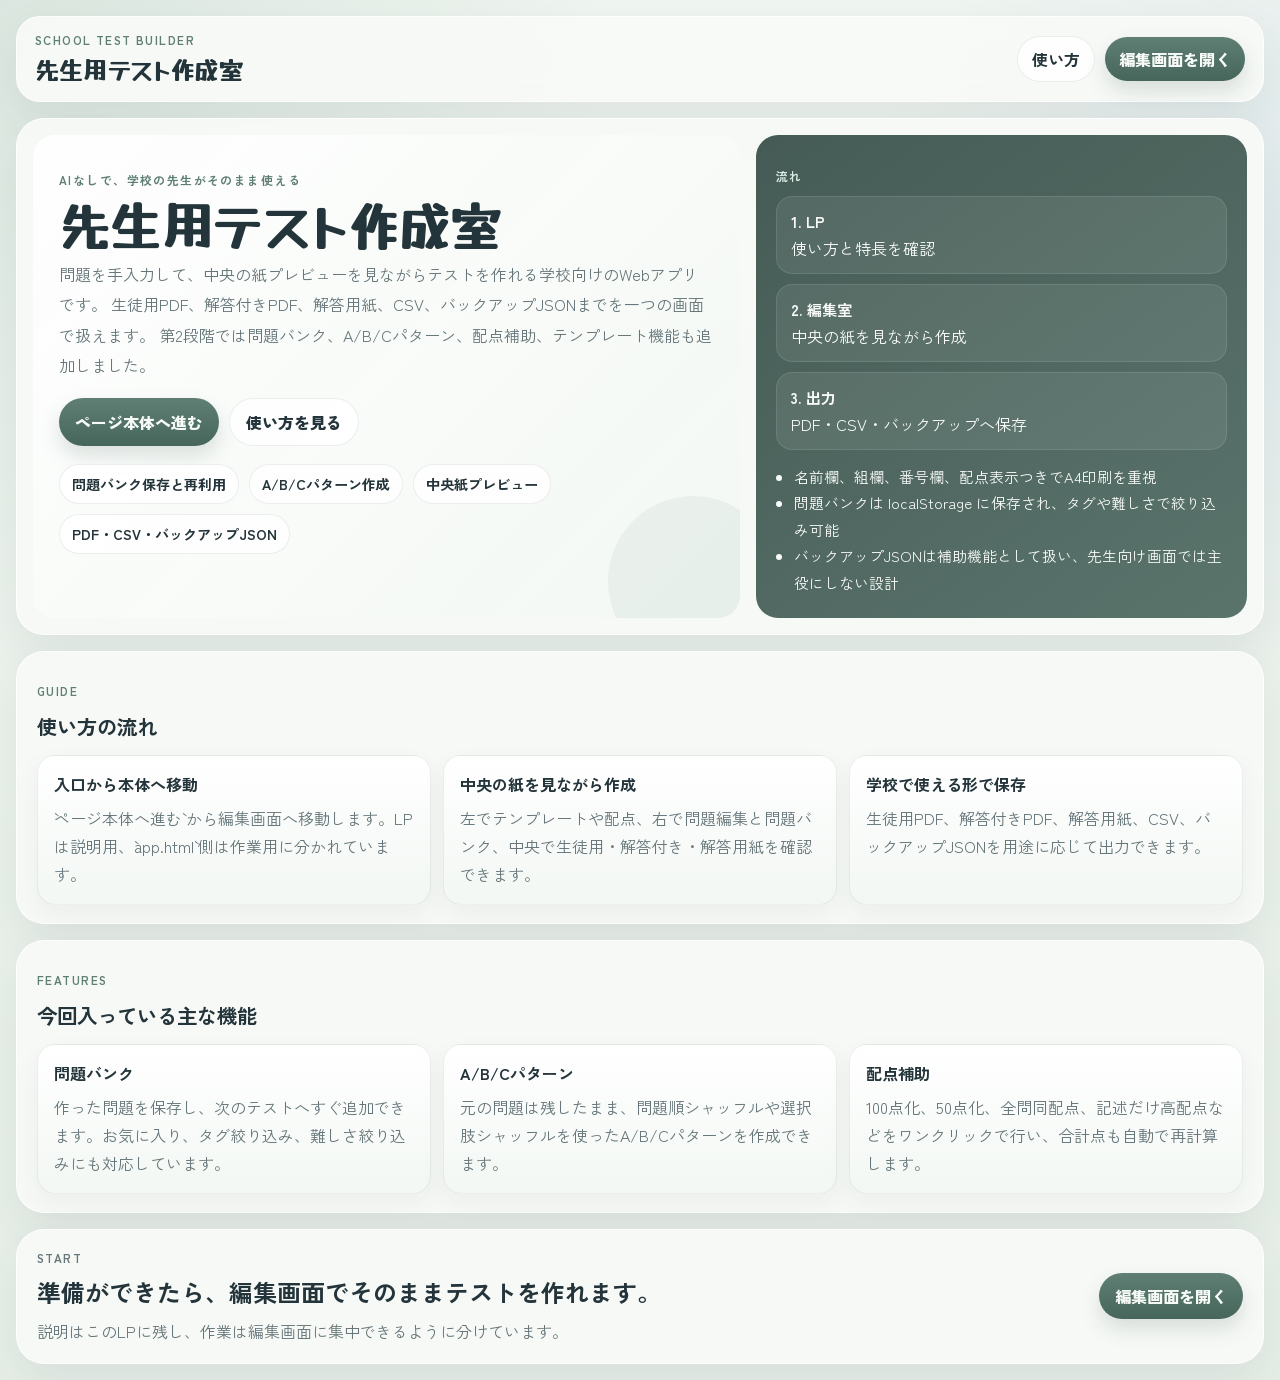
<file: index.html>
<!DOCTYPE html>
<html lang="ja">
<head>
  <meta charset="UTF-8">
  <meta name="viewport" content="width=device-width, initial-scale=1.0">
  <title>先生用テスト作成室 | 学校向けテストサイト</title>
  <link rel="icon" href="favicon.svg" type="image/svg+xml">
  <link rel="preconnect" href="https://fonts.googleapis.com">
  <link rel="preconnect" href="https://fonts.gstatic.com" crossorigin>
  <link href="https://fonts.googleapis.com/css2?family=Zen+Kaku+Gothic+New:wght@400;500;700;900&family=Yusei+Magic&display=swap" rel="stylesheet">
  <link rel="stylesheet" href="styles.css">
</head>
<body class="landing-page">
  <div class="landing-shell">
    <header class="landing-topbar">
      <a class="brand-lockup" href="index.html">
        <span class="eyebrow">School Test Builder</span>
        <strong>先生用テスト作成室</strong>
      </a>
      <nav class="landing-nav" aria-label="サイト内移動">
        <a class="text-link" href="#guide">使い方</a>
        <a class="button-link primary small" href="app.html">編集画面を開く</a>
      </nav>
    </header>

    <main class="landing-main">
      <section class="landing-hero">
        <div class="landing-copy">
          <p class="eyebrow">AIなしで、学校の先生がそのまま使える</p>
          <h1>先生用テスト作成室</h1>
          <p class="landing-lead">
            問題を手入力して、中央の紙プレビューを見ながらテストを作れる学校向けのWebアプリです。
            生徒用PDF、解答付きPDF、解答用紙、CSV、バックアップJSONまでを一つの画面で扱えます。
            第2段階では問題バンク、A/B/Cパターン、配点補助、テンプレート機能も追加しました。
          </p>
          <div class="hero-actions">
            <a class="button-link primary" href="app.html">ページ本体へ進む</a>
            <a class="button-link secondary" href="#guide">使い方を見る</a>
          </div>
          <div class="hero-points">
            <span>問題バンク保存と再利用</span>
            <span>A/B/Cパターン作成</span>
            <span>中央紙プレビュー</span>
            <span>PDF・CSV・バックアップJSON</span>
          </div>
        </div>

        <aside class="landing-summary-card">
          <p class="card-label">流れ</p>
          <div class="summary-flow">
            <div class="summary-step">
              <strong>1. LP</strong>
              <p>使い方と特長を確認</p>
            </div>
            <div class="summary-step">
              <strong>2. 編集室</strong>
              <p>中央の紙を見ながら作成</p>
            </div>
            <div class="summary-step">
              <strong>3. 出力</strong>
              <p>PDF・CSV・バックアップへ保存</p>
            </div>
          </div>
          <ul class="summary-list-plain">
            <li>名前欄、組欄、番号欄、配点表示つきでA4印刷を重視</li>
            <li>問題バンクは localStorage に保存され、タグや難しさで絞り込み可能</li>
            <li>バックアップJSONは補助機能として扱い、先生向け画面では主役にしない設計</li>
          </ul>
        </aside>
      </section>

      <section class="landing-section" id="guide">
        <div class="section-heading">
          <p class="label">Guide</p>
          <h2>使い方の流れ</h2>
        </div>
        <div class="landing-grid">
          <article class="landing-card">
            <h3>入口から本体へ移動</h3>
            <p>`ページ本体へ進む` から編集画面へ移動します。LPは説明用、`app.html` 側は作業用に分かれています。</p>
          </article>
          <article class="landing-card">
            <h3>中央の紙を見ながら作成</h3>
            <p>左でテンプレートや配点、右で問題編集と問題バンク、中央で生徒用・解答付き・解答用紙を確認できます。</p>
          </article>
          <article class="landing-card">
            <h3>学校で使える形で保存</h3>
            <p>生徒用PDF、解答付きPDF、解答用紙、CSV、バックアップJSONを用途に応じて出力できます。</p>
          </article>
        </div>
      </section>

      <section class="landing-section">
        <div class="section-heading">
          <p class="label">Features</p>
          <h2>今回入っている主な機能</h2>
        </div>
        <div class="landing-grid">
          <article class="landing-card">
            <h3>問題バンク</h3>
            <p>作った問題を保存し、次のテストへすぐ追加できます。お気に入り、タグ絞り込み、難しさ絞り込みにも対応しています。</p>
          </article>
          <article class="landing-card">
            <h3>A/B/Cパターン</h3>
            <p>元の問題は残したまま、問題順シャッフルや選択肢シャッフルを使ったA/B/Cパターンを作成できます。</p>
          </article>
          <article class="landing-card">
            <h3>配点補助</h3>
            <p>100点化、50点化、全問同配点、記述だけ高配点などをワンクリックで行い、合計点も自動で再計算します。</p>
          </article>
        </div>
      </section>

      <section class="landing-cta">
        <div>
          <p class="label">Start</p>
          <h2>準備ができたら、編集画面でそのままテストを作れます。</h2>
          <p>説明はこのLPに残し、作業は編集画面に集中できるように分けています。</p>
        </div>
        <a class="button-link primary" href="app.html">編集画面を開く</a>
      </section>
    </main>
  </div>
</body>
</html>
</file>
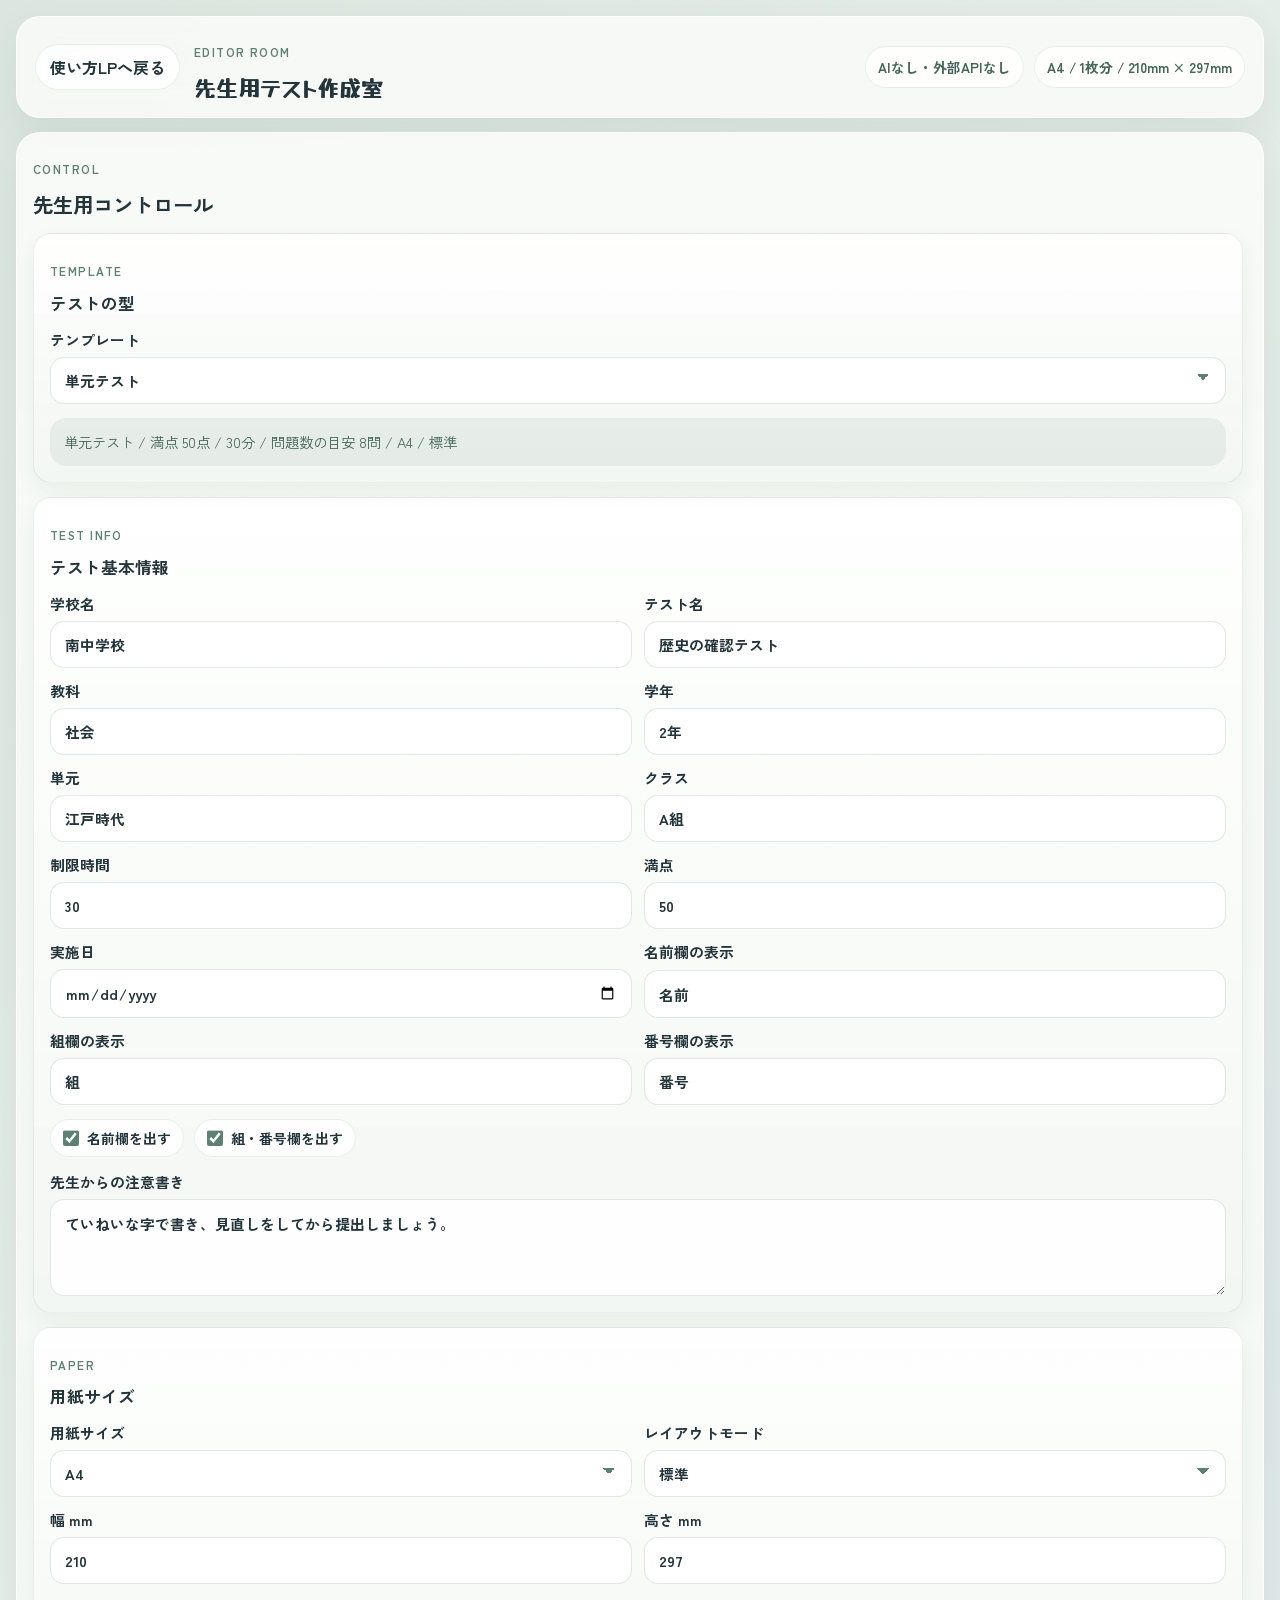
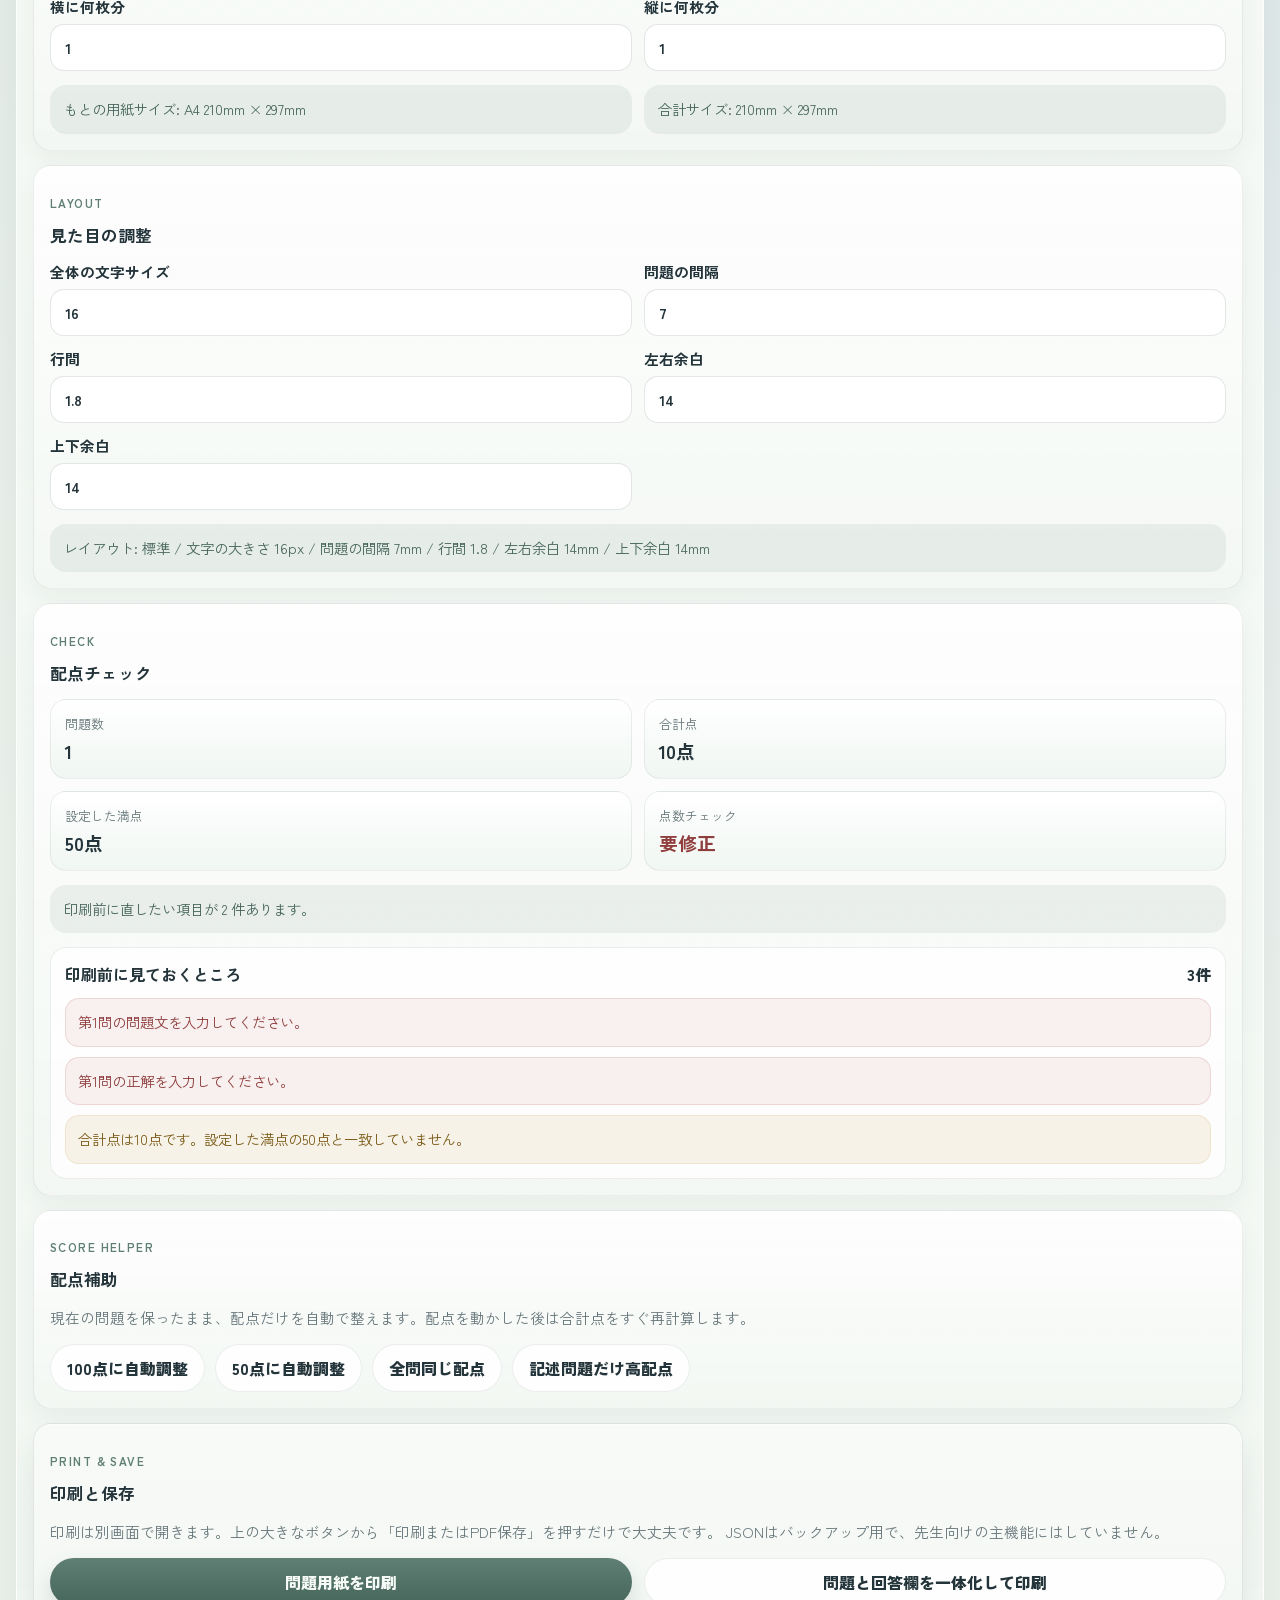
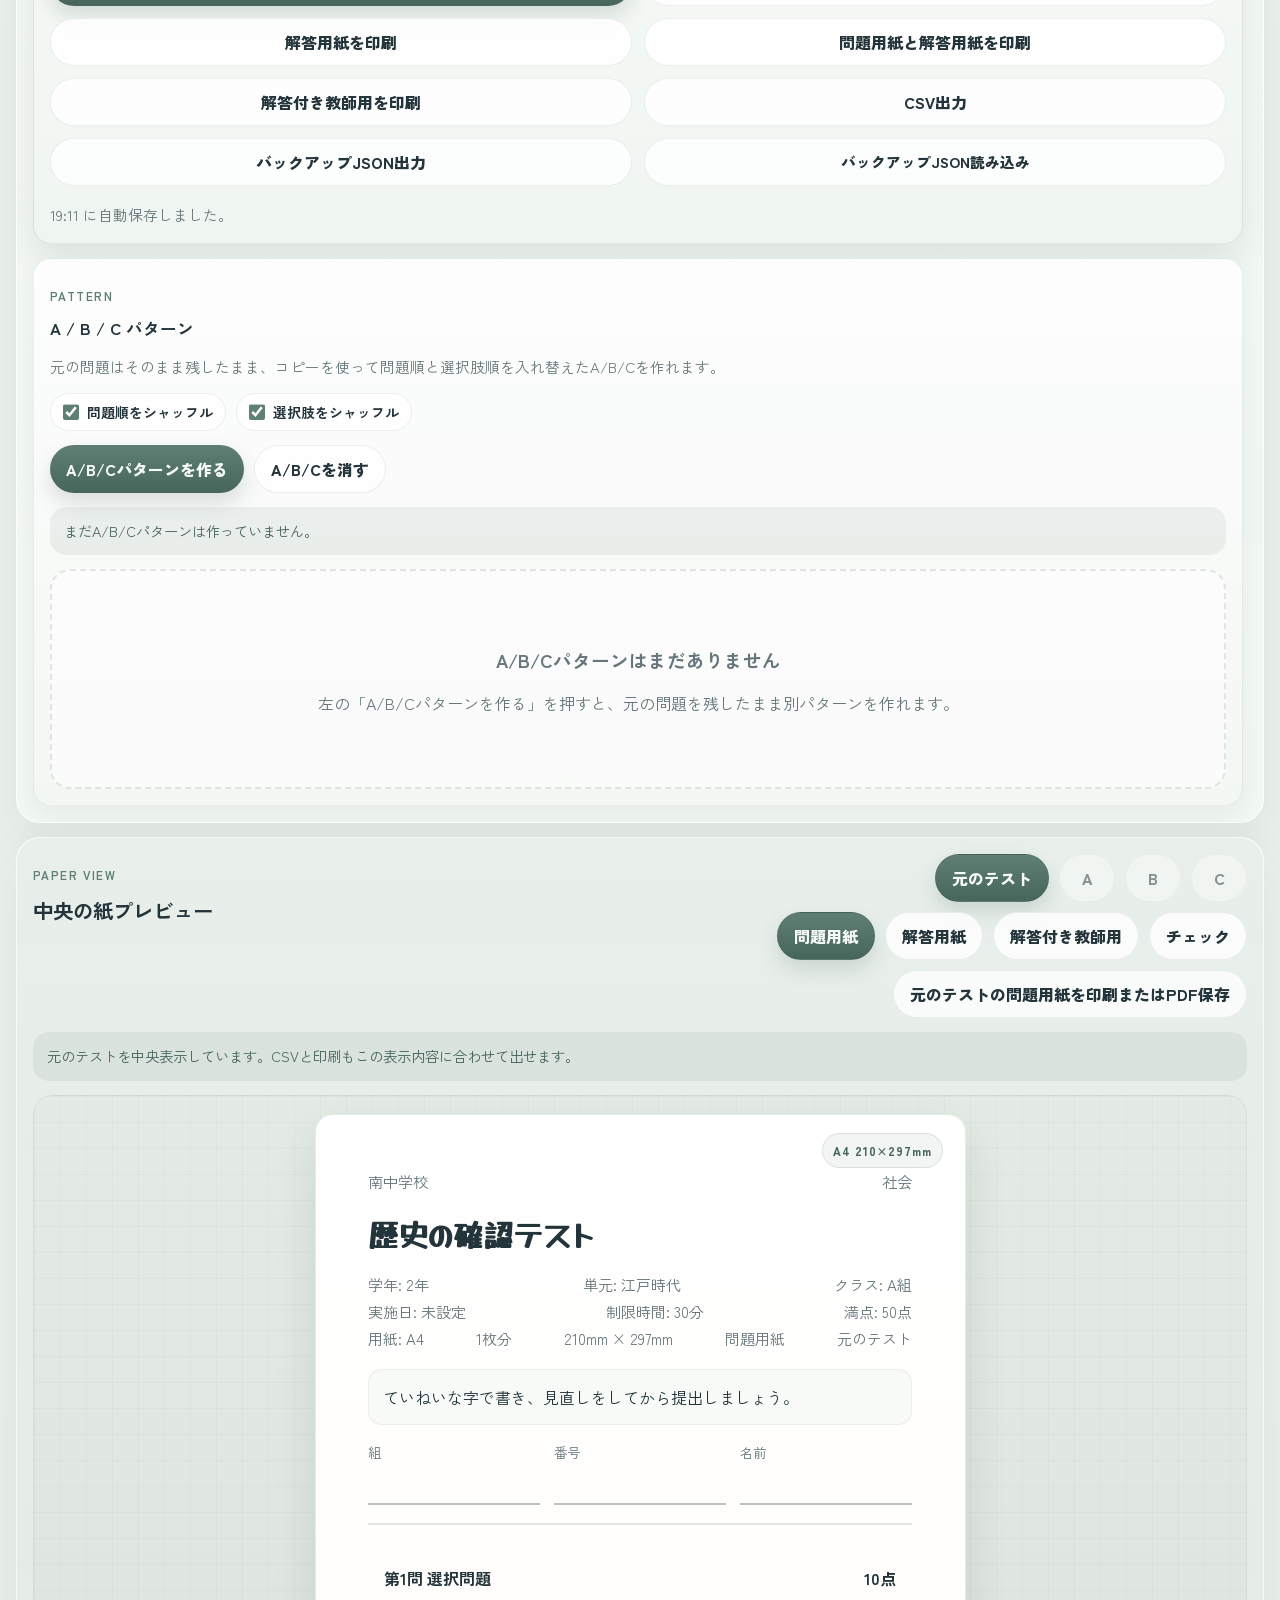
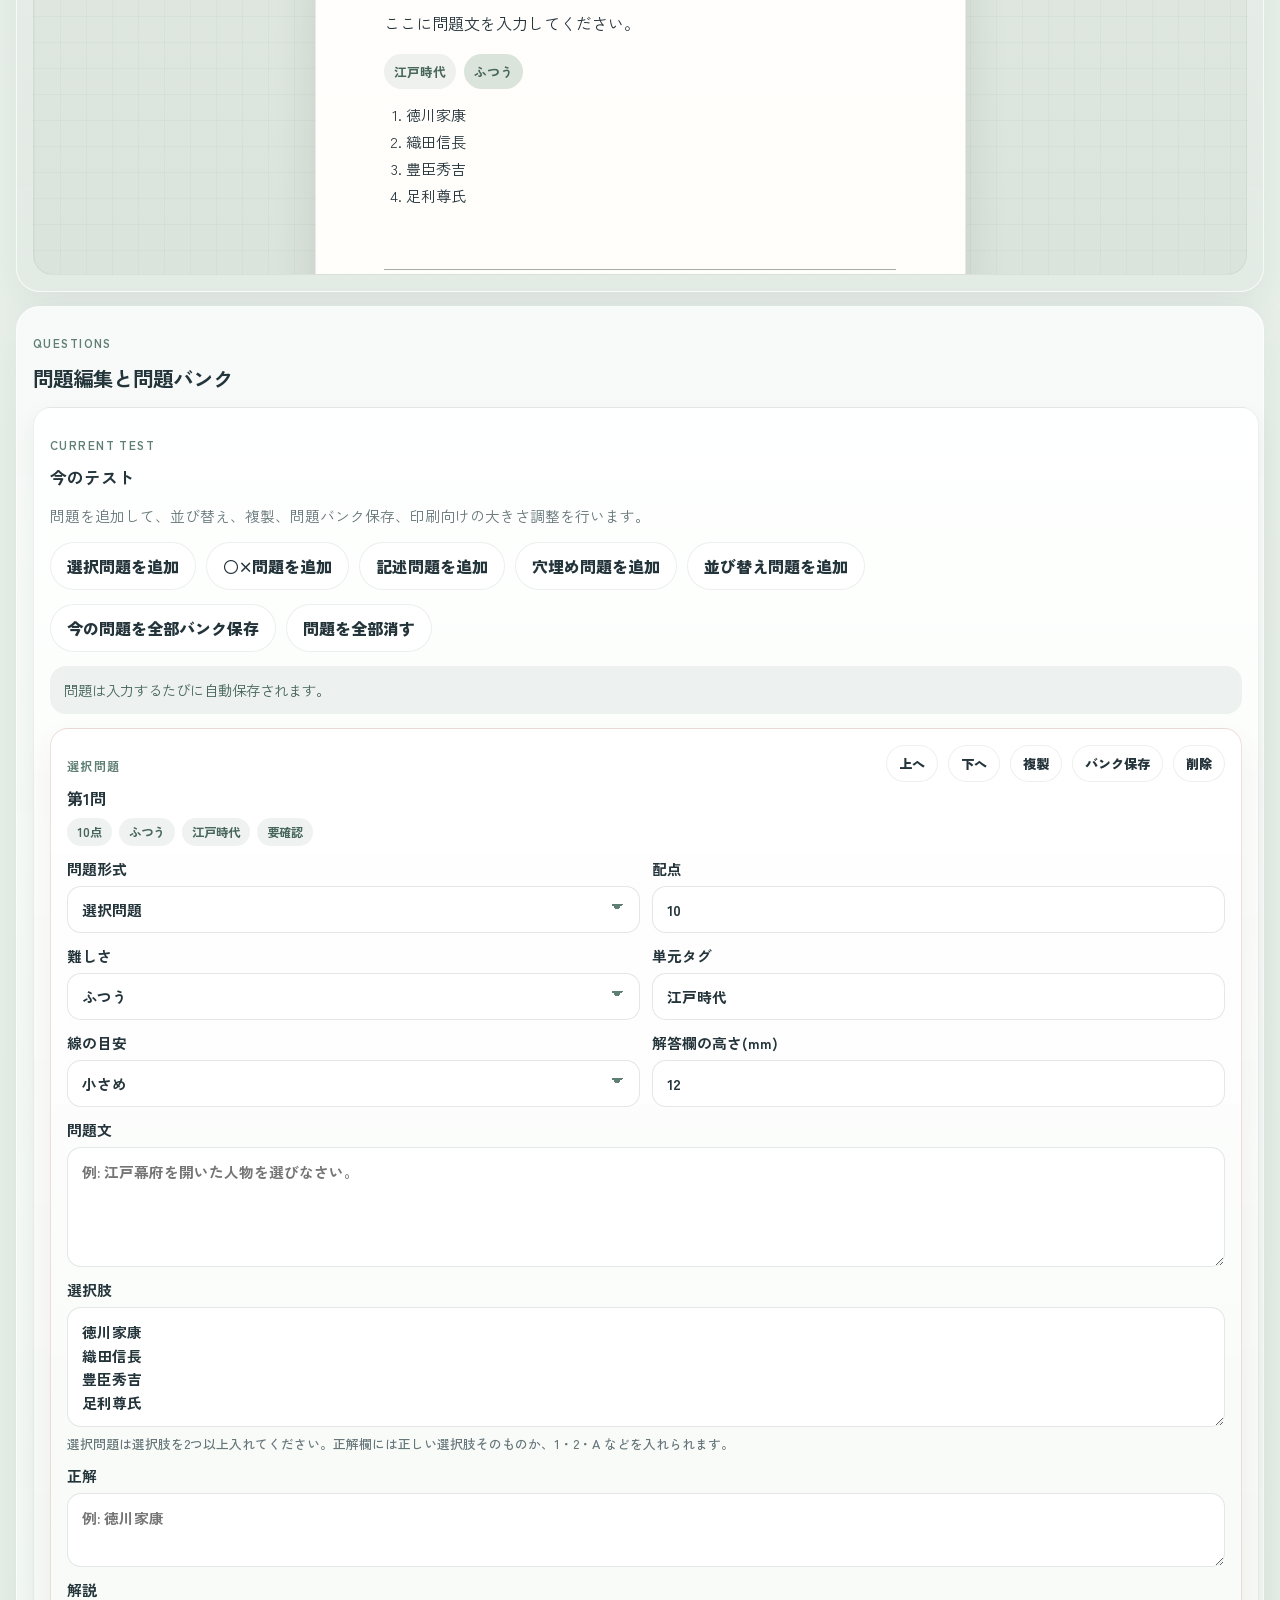
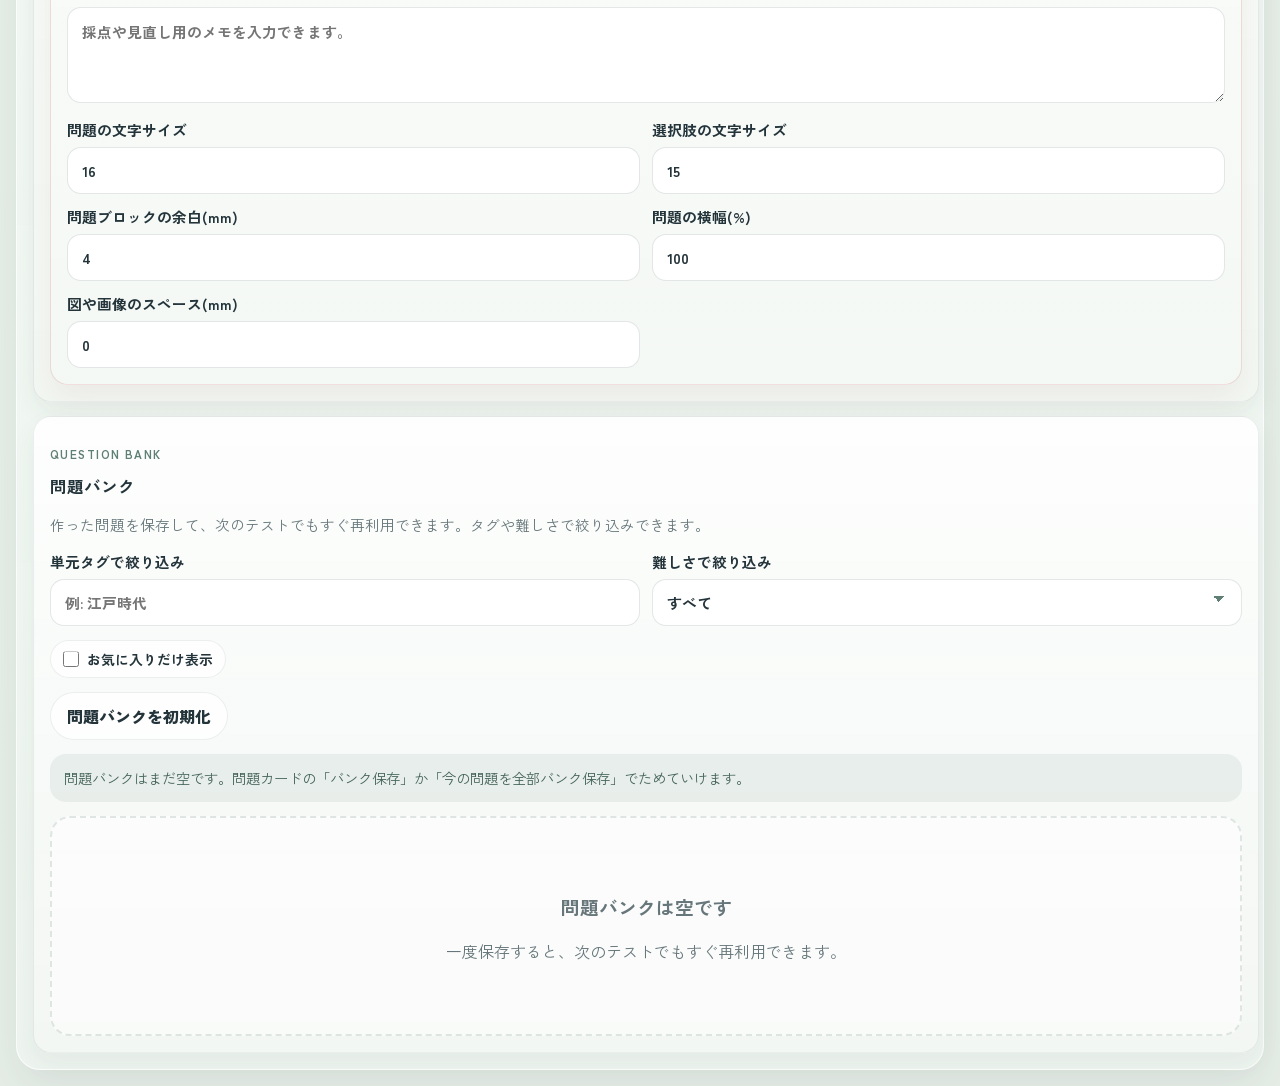
<file: app.html>
<!DOCTYPE html>
<html lang="ja">
<head>
  <meta charset="UTF-8">
  <meta name="viewport" content="width=device-width, initial-scale=1.0">
  <title>先生用テスト作成室 | 学校向けテストサイト</title>
  <link rel="icon" href="favicon.svg" type="image/svg+xml">
  <link rel="preconnect" href="https://fonts.googleapis.com">
  <link rel="preconnect" href="https://fonts.gstatic.com" crossorigin>
  <link href="https://fonts.googleapis.com/css2?family=Zen+Kaku+Gothic+New:wght@400;500;700;900&family=Yusei+Magic&display=swap" rel="stylesheet">
  <link rel="stylesheet" href="styles.css">
</head>
<body class="editor-page">
  <div class="page-shell page-shell-editor">
    <header class="app-topbar">
      <div class="app-brand">
        <a class="back-link" href="index.html">使い方LPへ戻る</a>
        <div>
          <p class="eyebrow">Editor Room</p>
          <h1>先生用テスト作成室</h1>
        </div>
      </div>
      <div class="app-meta">
        <span class="top-chip">AIなし・外部APIなし</span>
        <span class="top-chip" id="previewPaperLabel">A4 / 中央の紙と印刷に反映</span>
      </div>
    </header>

    <main class="workspace">
      <section class="panel panel-form panel-dock">
        <div class="section-heading">
          <p class="label">Control</p>
          <h2>先生用コントロール</h2>
        </div>

        <form id="exam-form" class="builder-form">
          <section class="subpanel">
            <div class="section-heading compact">
              <p class="label">Template</p>
              <h3>テストの型</h3>
            </div>
            <div class="meta-grid">
              <label class="full-width">
                テンプレート
                <select id="templateId">
                  <option value="quiz">小テスト</option>
                  <option value="unit">単元テスト</option>
                  <option value="term">定期テスト</option>
                  <option value="retry">再テスト</option>
                  <option value="homework">宿題プリント</option>
                  <option value="checksheet">確認プリント</option>
                </select>
              </label>
            </div>
            <p class="status-box" id="templateSummary">テンプレートを選ぶと、満点・時間・問題数のめやす・印刷の雰囲気が自動で整います。</p>
          </section>

          <section class="subpanel">
            <div class="section-heading compact">
              <p class="label">Test Info</p>
              <h3>テスト基本情報</h3>
            </div>

            <div class="meta-grid">
              <label>
                学校名
                <input type="text" id="schoolName" value="南中学校">
              </label>
              <label>
                テスト名
                <input type="text" id="examTitle" value="歴史の確認テスト">
              </label>
              <label>
                教科
                <input type="text" id="subject" value="社会">
              </label>
              <label>
                学年
                <input type="text" id="grade" value="2年">
              </label>
              <label>
                単元
                <input type="text" id="unit" value="江戸時代">
              </label>
              <label>
                クラス
                <input type="text" id="className" value="A組">
              </label>
              <label>
                制限時間
                <input type="number" id="durationMinutes" min="1" step="1" value="30">
              </label>
              <label>
                満点
                <input type="number" id="maxScore" min="1" step="1" value="50">
              </label>
              <label>
                実施日
                <input type="date" id="examDate">
              </label>
              <label>
                名前欄の表示
                <input type="text" id="nameLabel" value="名前">
              </label>
              <label>
                組欄の表示
                <input type="text" id="groupLabel" value="組">
              </label>
              <label>
                番号欄の表示
                <input type="text" id="numberLabel" value="番号">
              </label>
            </div>

            <div class="toggle-strip">
              <label class="toggle-chip">
                <input type="checkbox" id="showNameField" checked>
                名前欄を出す
              </label>
              <label class="toggle-chip">
                <input type="checkbox" id="showGroupNumberFields" checked>
                組・番号欄を出す
              </label>
            </div>

            <label class="full-width">
              先生からの注意書き
              <textarea id="instructions" rows="3">ていねいな字で書き、見直しをしてから提出しましょう。</textarea>
            </label>
          </section>

          <section class="subpanel">
            <div class="section-heading compact">
              <p class="label">Paper</p>
              <h3>用紙サイズ</h3>
            </div>

            <div class="meta-grid">
              <label>
                用紙サイズ
                <select id="paperSize">
                  <option value="A4">A4</option>
                  <option value="A3">A3</option>
                  <option value="A5">A5</option>
                  <option value="B4">B4</option>
                  <option value="B5">B5</option>
                  <option value="Letter">Letter</option>
                  <option value="Legal">Legal</option>
                  <option value="Postcard">はがき</option>
                  <option value="Custom">自由サイズ</option>
                </select>
              </label>
              <label>
                レイアウトモード
                <select id="layoutMode">
                  <option value="standard">標準</option>
                  <option value="compact">詰め込み</option>
                  <option value="spacious">ゆったり</option>
                  <option value="largeText">大きめ文字</option>
                  <option value="smallText">小さめ文字</option>
                  <option value="wideAnswers">解答欄広め</option>
                  <option value="onePage">1ページに収める</option>
                </select>
              </label>
              <label id="customPaperWidthWrap">
                幅 mm
                <input type="number" id="customPaperWidthMm" min="1" step="1" value="210">
              </label>
              <label id="customPaperHeightWrap">
                高さ mm
                <input type="number" id="customPaperHeightMm" min="1" step="1" value="297">
              </label>
              <label>
                横に何枚分
                <input type="number" id="paperTilesX" min="1" step="1" value="1">
              </label>
              <label>
                縦に何枚分
                <input type="number" id="paperTilesY" min="1" step="1" value="1">
              </label>
            </div>

            <div class="status-pair">
              <p class="status-box" id="paperBaseSizeDisplay">元の用紙サイズ: A4 210mm × 297mm</p>
              <p class="status-box" id="paperTotalSizeDisplay">合計サイズ: 210mm × 297mm</p>
            </div>
          </section>

          <section class="subpanel">
            <div class="section-heading compact">
              <p class="label">Layout</p>
              <h3>見た目の調整</h3>
            </div>

            <div class="meta-grid">
              <label>
                全体の文字サイズ
                <input type="number" id="globalFontSize" min="8" max="40" step="1" value="16">
              </label>
              <label>
                問題の間隔
                <input type="number" id="questionGap" min="0" max="40" step="1" value="7">
              </label>
              <label>
                行間
                <input type="number" id="lineHeight" min="1" max="3" step="0.1" value="1.8">
              </label>
              <label>
                左右余白
                <input type="number" id="sideMarginMm" min="4" max="60" step="1" value="14">
              </label>
              <label>
                上下余白
                <input type="number" id="topBottomMarginMm" min="4" max="60" step="1" value="14">
              </label>
            </div>

            <p class="status-box" id="layoutSummary">文字の大きさや余白を変えると、中央の紙プレビューにすぐ反映されます。</p>
          </section>

          <section class="subpanel">
            <div class="section-heading compact">
              <p class="label">Check</p>
              <h3>配点チェック</h3>
            </div>

            <div class="stats-strip">
              <article>
                <span>問題数</span>
                <strong id="totalQuestions">0</strong>
              </article>
              <article>
                <span>合計点</span>
                <strong id="totalPoints">0点</strong>
              </article>
              <article>
                <span>設定した満点</span>
                <strong id="maxScoreDisplay">0点</strong>
              </article>
              <article>
                <span>点数チェック</span>
                <strong id="pointCheckStatus">未確認</strong>
              </article>
            </div>

            <p class="status-box" id="pointCheckMessage">問題を入力すると、自動で合計点と警告を確認します。</p>

            <div class="validation-box">
              <div class="validation-box-top">
                <strong>印刷前に見ておくところ</strong>
                <span id="validationCount">0件</span>
              </div>
              <div id="validationList" class="validation-list"></div>
            </div>
          </section>

          <section class="subpanel">
            <div class="section-heading compact">
              <p class="label">Score Helper</p>
              <h3>配点補助</h3>
            </div>
            <p class="support-copy">現在の問題を保ったまま、配点だけを自動で整えます。配点を動かした後は合計点をすぐ再計算します。</p>
            <div class="action-row">
              <button type="button" class="secondary" id="autoScore100">100点に自動調整</button>
              <button type="button" class="secondary" id="autoScore50">50点に自動調整</button>
              <button type="button" class="secondary" id="equalizePoints">全問同じ配点</button>
              <button type="button" class="secondary" id="boostShortAnswer">記述問題だけ高配点</button>
            </div>
          </section>

          <section class="subpanel export-panel">
            <div class="section-heading compact">
              <p class="label">Print & Save</p>
              <h3>印刷と保存</h3>
            </div>
            <p class="support-copy">
              印刷は別画面で開きます。上の大きなボタンから「印刷またはPDF保存」を押すだけで大丈夫です。
              JSONはバックアップ用で、先生向けの主機能にはしていません。
            </p>
            <div class="export-actions">
              <button type="button" id="exportStudentPdf">問題用紙を印刷</button>
              <button type="button" id="exportAnswerSheet" class="secondary">解答用紙を印刷</button>
              <button type="button" id="exportTeacherPdf" class="secondary">解答付き教師用を印刷</button>
              <button type="button" id="exportCsv" class="secondary">CSV出力</button>
              <button type="button" id="exportJson" class="secondary">バックアップJSON出力</button>
              <label class="import-button secondary">
                バックアップJSON読み込み
                <input type="file" id="importJson" accept=".json">
              </label>
            </div>
            <p class="support-copy save-state" id="saveState">自動保存の待機中です。</p>
          </section>

          <section class="subpanel">
            <div class="section-heading compact">
              <p class="label">Pattern</p>
              <h3>A / B / C パターン</h3>
            </div>
            <p class="support-copy">元の問題はそのまま残したまま、コピーを使って問題順と選択肢順を入れ替えたA/B/Cを作れます。</p>
            <div class="toggle-strip">
              <label class="toggle-chip">
                <input type="checkbox" id="shuffleQuestionOrder" checked>
                問題順をシャッフル
              </label>
              <label class="toggle-chip">
                <input type="checkbox" id="shuffleChoiceOrder" checked>
                選択肢をシャッフル
              </label>
            </div>
            <div class="action-row">
              <button type="button" id="generatePatterns">A/B/Cパターンを作る</button>
              <button type="button" id="clearPatterns" class="secondary">A/B/Cを消す</button>
            </div>
            <p class="status-box" id="patternStatus">まだA/B/Cパターンは作っていません。</p>
            <div id="patternList" class="pattern-list"></div>
          </section>
        </form>
      </section>

      <section class="panel panel-preview">
        <div class="preview-top">
          <div class="section-heading">
            <p class="label">Paper View</p>
            <h2>中央の紙プレビュー</h2>
          </div>
          <div class="preview-actions">
            <div class="preview-variants" id="previewVariants">
              <button type="button" class="variant-button active" data-variant="base">元のテスト</button>
              <button type="button" class="variant-button" data-variant="A">A</button>
              <button type="button" class="variant-button" data-variant="B">B</button>
              <button type="button" class="variant-button" data-variant="C">C</button>
            </div>
            <div class="preview-tabs">
              <button type="button" class="tab-button active" data-tab="paper">問題用紙</button>
              <button type="button" class="tab-button" data-tab="answeronly">解答用紙</button>
              <button type="button" class="tab-button" data-tab="answer">解答付き教師用</button>
              <button type="button" class="tab-button" data-tab="check">チェック</button>
            </div>
            <button type="button" id="printPreview" class="ghost-button">問題用紙を印刷またはPDF保存</button>
          </div>
        </div>

        <p class="status-box" id="previewScope">元のテストを中央表示しています。</p>

        <div class="preview-stack">
          <article class="paper-view active" id="paper-tab">
            <div class="paper-sheet" id="paper-sheet"></div>
          </article>
          <article class="paper-view" id="answeronly-tab">
            <div class="paper-sheet answer-sheet" id="answer-only-sheet"></div>
          </article>
          <article class="paper-view" id="answer-tab">
            <div class="paper-sheet answer-sheet" id="answer-sheet"></div>
          </article>
          <article class="paper-view" id="check-tab">
            <div class="paper-sheet map-sheet" id="analysis-sheet"></div>
          </article>
        </div>
      </section>

      <section class="panel panel-bank panel-dock">
        <div class="section-heading">
          <p class="label">Questions</p>
          <h2>問題編集と問題バンク</h2>
        </div>

        <section class="subpanel subpanel-tight">
          <div class="section-heading compact">
            <p class="label">Current Test</p>
            <h3>今のテスト</h3>
          </div>
          <p class="support-copy">問題を追加して、並び替え、複製、問題バンク保存、印刷向けの大きさ調整を行います。</p>

          <div class="question-controls">
            <button type="button" class="ghost-button" data-add-type="multiple">選択問題を追加</button>
            <button type="button" class="ghost-button" data-add-type="truefalse">○×問題を追加</button>
            <button type="button" class="ghost-button" data-add-type="short">記述問題を追加</button>
            <button type="button" class="ghost-button" data-add-type="fill">穴埋め問題を追加</button>
            <button type="button" class="ghost-button" data-add-type="order">並び替え問題を追加</button>
          </div>

          <div class="action-row">
            <button type="button" class="secondary" id="saveAllToBank">今の問題を全部バンク保存</button>
            <button type="button" class="secondary" id="clearQuestions">問題を全部消す</button>
          </div>

          <p class="status-box" id="editorStatus">問題は入力するたびに自動保存されます。</p>
          <div id="question-list" class="question-list"></div>
        </section>

        <section class="subpanel subpanel-tight">
          <div class="section-heading compact">
            <p class="label">Question Bank</p>
            <h3>問題バンク</h3>
          </div>
          <p class="support-copy">作った問題を保存して、次のテストでもすぐ再利用できます。タグや難しさで絞り込みできます。</p>

          <div class="filter-grid">
            <label>
              単元タグで絞り込み
              <input type="text" id="bankTagFilter" placeholder="例: 江戸時代">
            </label>
            <label>
              難しさで絞り込み
              <select id="bankDifficultyFilter">
                <option value="all">すべて</option>
                <option value="easy">やさしめ</option>
                <option value="standard">ふつう</option>
                <option value="hard">ややむずかしめ</option>
              </select>
            </label>
          </div>

          <div class="toggle-strip">
            <label class="toggle-chip">
              <input type="checkbox" id="bankFavoritesOnly">
              お気に入りだけ表示
            </label>
          </div>

          <div class="action-row">
            <button type="button" class="secondary" id="resetBank">問題バンクを初期化</button>
          </div>

          <p class="bank-summary" id="bankStatus">問題バンクはまだ空です。</p>
          <div id="bank-list" class="bank-list"></div>
        </section>
      </section>
    </main>
  </div>

  <script src="script.js"></script>
</body>
</html>
</file>
<file: styles.css>
:root {
  --bg: #eef4ef;
  --bg-soft: #e7efe9;
  --bg-deep: #dce7df;
  --panel: rgba(248, 250, 247, 0.92);
  --panel-strong: rgba(244, 248, 244, 0.98);
  --ink: #24343b;
  --muted: #66767a;
  --accent: #5f7f74;
  --accent-deep: #46655b;
  --accent-soft: #d9e5de;
  --line: rgba(36, 52, 59, 0.12);
  --line-strong: rgba(36, 52, 59, 0.18);
  --paper: #fffdfa;
  --paper-line: rgba(36, 52, 59, 0.1);
  --danger-bg: rgba(190, 90, 90, 0.08);
  --danger-line: rgba(190, 90, 90, 0.18);
  --danger-text: #8f3d3d;
  --warn-bg: rgba(206, 161, 82, 0.12);
  --warn-line: rgba(206, 161, 82, 0.18);
  --warn-text: #7a5a18;
  --shadow: 0 18px 45px rgba(42, 62, 58, 0.08);
  --soft-shadow: 0 10px 24px rgba(42, 62, 58, 0.06);
}

html {
  scroll-behavior: smooth;
}

* {
  box-sizing: border-box;
}

*::-webkit-scrollbar {
  width: 10px;
  height: 10px;
}

*::-webkit-scrollbar-track {
  background: rgba(95, 127, 116, 0.08);
  border-radius: 999px;
}

*::-webkit-scrollbar-thumb {
  background: rgba(95, 127, 116, 0.34);
  border-radius: 999px;
}

*::-webkit-scrollbar-thumb:hover {
  background: rgba(95, 127, 116, 0.5);
}

body {
  margin: 0;
  min-height: 100vh;
  font-family: "Zen Kaku Gothic New", sans-serif;
  color: var(--ink);
  background:
    radial-gradient(circle at top left, rgba(217, 229, 222, 0.92), transparent 32%),
    radial-gradient(circle at right 18%, rgba(214, 225, 235, 0.55), transparent 24%),
    linear-gradient(180deg, #eff5f0 0%, #e7eee8 100%);
}

body.landing-page {
  overflow: auto;
}

body.editor-page {
  overflow: hidden;
}

button,
input,
textarea,
select {
  font: inherit;
  transition:
    background-color 180ms ease,
    border-color 180ms ease,
    color 180ms ease,
    box-shadow 180ms ease,
    transform 180ms ease,
    opacity 180ms ease;
}

a {
  color: inherit;
  text-decoration: none;
}

.eyebrow,
.label,
.card-label,
.mini-type {
  text-transform: uppercase;
  letter-spacing: 0.12em;
  font-size: 0.74rem;
  font-weight: 700;
  color: var(--accent);
}

.section-heading h2,
.section-heading h3 {
  margin: 4px 0 0;
  font-size: 1.28rem;
}

.section-heading.compact h3 {
  font-size: 1.04rem;
}

.landing-shell,
.page-shell {
  padding: 16px;
}

.landing-shell {
  min-height: 100vh;
  display: grid;
  gap: 16px;
}

.landing-topbar,
.landing-hero,
.landing-section,
.landing-cta,
.app-topbar,
.panel {
  background: var(--panel);
  border: 1px solid rgba(255, 255, 255, 0.72);
  box-shadow: var(--shadow);
  backdrop-filter: blur(14px);
}

.landing-topbar,
.app-topbar {
  display: flex;
  align-items: center;
  justify-content: space-between;
  gap: 14px;
  padding: 14px 18px;
  border-radius: 24px;
}

.brand-lockup,
.app-brand {
  display: flex;
  align-items: center;
  gap: 14px;
}

.brand-lockup {
  flex-direction: column;
  align-items: flex-start;
  gap: 4px;
}

.brand-lockup strong,
.app-brand h1 {
  font-family: "Yusei Magic", sans-serif;
}

.brand-lockup strong {
  font-size: 1.5rem;
}

.landing-nav,
.app-meta {
  display: flex;
  flex-wrap: wrap;
  align-items: center;
  justify-content: flex-end;
  gap: 10px;
}

.text-link,
.back-link {
  display: inline-flex;
  align-items: center;
  justify-content: center;
  min-height: 44px;
  padding: 10px 14px;
  border-radius: 999px;
  border: 1px solid rgba(36, 52, 59, 0.08);
  background: rgba(255, 255, 255, 0.7);
  font-weight: 700;
}

.button-link,
button,
.import-button {
  border: none;
  border-radius: 999px;
  padding: 11px 16px;
  cursor: pointer;
  font-weight: 800;
}

.button-link,
.import-button {
  display: inline-flex;
  align-items: center;
  justify-content: center;
  min-height: 46px;
}

.button-link.primary,
button,
.tab-button.active,
.variant-button.active {
  background: linear-gradient(180deg, var(--accent) 0%, var(--accent-deep) 100%);
  color: #f7fbf7;
  box-shadow: 0 10px 20px rgba(70, 101, 91, 0.18);
}

.button-link.secondary,
.secondary,
.ghost-button,
.tab-button,
.small-button,
.variant-button {
  background: rgba(255, 255, 255, 0.8);
  color: var(--ink);
  border: 1px solid rgba(36, 52, 59, 0.08);
  box-shadow: none;
}

.button-link.small {
  min-height: 42px;
  padding: 10px 14px;
}

.top-chip {
  display: inline-flex;
  align-items: center;
  min-height: 42px;
  padding: 9px 12px;
  border-radius: 999px;
  background: rgba(255, 255, 255, 0.76);
  border: 1px solid rgba(36, 52, 59, 0.08);
  color: var(--accent-deep);
  font-size: 0.86rem;
  font-weight: 700;
}

.landing-main {
  display: grid;
  gap: 16px;
}

.landing-hero,
.landing-section,
.landing-cta {
  border-radius: 28px;
}

.landing-hero {
  display: grid;
  grid-template-columns: minmax(0, 1.18fr) minmax(320px, 0.82fr);
  gap: 16px;
  padding: 16px;
}

.landing-copy,
.landing-summary-card {
  border-radius: 22px;
}

.landing-copy {
  padding: 24px 26px;
  background:
    linear-gradient(135deg, rgba(255, 255, 255, 0.9), rgba(241, 247, 242, 0.74));
  position: relative;
  overflow: hidden;
}

.landing-copy::after {
  content: "";
  position: absolute;
  right: -38px;
  bottom: -48px;
  width: 170px;
  height: 170px;
  border-radius: 50%;
  background: rgba(95, 127, 116, 0.08);
}

.landing-copy h1 {
  margin: 10px 0 8px;
  font-size: clamp(2.4rem, 4vw, 4rem);
  line-height: 1;
  font-family: "Yusei Magic", sans-serif;
}

.landing-lead {
  margin: 0;
  max-width: 860px;
  font-size: 1rem;
  line-height: 1.9;
  color: var(--muted);
}

.hero-actions,
.hero-points,
.toggle-strip,
.question-controls,
.action-row,
.export-actions,
.preview-tabs,
.preview-actions,
.card-actions,
.preview-variants,
.pattern-actions {
  display: flex;
  flex-wrap: wrap;
  gap: 10px;
}

.hero-actions,
.hero-points {
  margin-top: 18px;
}

.hero-points span {
  padding: 9px 12px;
  border-radius: 999px;
  background: rgba(255, 255, 255, 0.74);
  border: 1px solid rgba(36, 52, 59, 0.08);
  font-weight: 700;
  font-size: 0.88rem;
}

.landing-summary-card {
  padding: 20px 20px 22px;
  background:
    linear-gradient(145deg, rgba(62, 84, 78, 0.96), rgba(83, 110, 102, 0.96));
  color: #f8fbf8;
}

.landing-summary-card .card-label {
  color: #d7ebe2;
}

.summary-flow {
  display: grid;
  gap: 10px;
  margin-top: 12px;
}

.summary-step {
  padding: 13px 14px;
  border-radius: 16px;
  background: rgba(255, 255, 255, 0.08);
  border: 1px solid rgba(255, 255, 255, 0.1);
}

.summary-step strong {
  display: block;
  margin-bottom: 4px;
  font-size: 0.95rem;
}

.summary-step p,
.summary-list-plain,
.landing-card p,
.landing-cta p {
  margin: 0;
}

.summary-list-plain {
  margin-top: 14px;
  padding-left: 18px;
  line-height: 1.8;
  font-size: 0.92rem;
}

.landing-section,
.landing-cta {
  padding: 18px 20px;
}

.landing-grid {
  display: grid;
  grid-template-columns: repeat(3, minmax(0, 1fr));
  gap: 12px;
  margin-top: 14px;
}

.landing-card {
  padding: 16px;
  border-radius: 18px;
  background: linear-gradient(180deg, rgba(255, 255, 255, 0.94), rgba(242, 247, 243, 0.94));
  border: 1px solid rgba(36, 52, 59, 0.08);
  box-shadow: var(--soft-shadow);
}

.landing-card h3 {
  margin: 0 0 8px;
  font-size: 1rem;
}

.landing-card p,
.landing-cta p {
  color: var(--muted);
  line-height: 1.75;
}

.landing-cta {
  display: flex;
  align-items: center;
  justify-content: space-between;
  gap: 16px;
}

.landing-cta h2 {
  margin: 6px 0 8px;
  font-size: 1.5rem;
}

.page-shell-editor {
  height: 100vh;
  display: grid;
  grid-template-rows: auto minmax(0, 1fr);
  gap: 14px;
}

.app-brand h1 {
  margin: 4px 0 0;
  font-size: 1.35rem;
}

.workspace {
  min-height: 0;
  display: grid;
  grid-template-columns: minmax(310px, 380px) minmax(0, 1.16fr) minmax(320px, 380px);
  gap: 14px;
  align-items: stretch;
}

.panel {
  border-radius: 24px;
  padding: 16px;
  min-height: 0;
}

.panel-dock,
.panel-preview {
  height: 100%;
  overflow: hidden;
}

.panel-form,
.panel-bank,
.panel-preview {
  display: flex;
  flex-direction: column;
  gap: 14px;
}

.panel-form {
  background:
    linear-gradient(180deg, rgba(248, 250, 247, 0.97), rgba(242, 247, 243, 0.94));
}

.panel-bank {
  background:
    linear-gradient(180deg, rgba(247, 250, 248, 0.97), rgba(238, 245, 240, 0.94));
}

.panel-preview {
  background:
    linear-gradient(180deg, rgba(232, 239, 234, 0.98), rgba(226, 234, 228, 0.96));
}

.builder-form,
.panel-bank {
  min-height: 0;
  overflow: auto;
  padding-right: 4px;
}

.builder-form {
  display: grid;
  gap: 14px;
  align-content: start;
}

.subpanel {
  display: grid;
  gap: 14px;
  padding: 16px;
  border-radius: 18px;
  background: linear-gradient(180deg, rgba(255, 255, 255, 0.88), rgba(243, 247, 243, 0.92));
  border: 1px solid rgba(36, 52, 59, 0.08);
  box-shadow: var(--soft-shadow);
}

.subpanel-tight {
  align-content: start;
}

.support-copy {
  margin: 0;
  line-height: 1.7;
  color: var(--muted);
  font-size: 0.92rem;
}

.meta-grid,
.question-grid,
.filter-grid,
.stats-strip,
.analysis-grid,
.export-actions {
  display: grid;
  grid-template-columns: repeat(2, minmax(0, 1fr));
  gap: 12px;
}

label {
  display: grid;
  gap: 7px;
  font-size: 0.92rem;
  font-weight: 700;
}

input,
textarea,
select {
  width: 100%;
  border: 1px solid var(--line);
  border-radius: 14px;
  padding: 12px 14px;
  background: rgba(255, 255, 255, 0.88);
  color: var(--ink);
  resize: vertical;
  box-shadow: inset 0 1px 0 rgba(255, 255, 255, 0.6);
}

textarea {
  line-height: 1.6;
}

select {
  appearance: none;
  background-image:
    linear-gradient(45deg, transparent 50%, var(--accent) 50%),
    linear-gradient(135deg, var(--accent) 50%, transparent 50%);
  background-position:
    calc(100% - 22px) calc(50% - 3px),
    calc(100% - 16px) calc(50% - 3px);
  background-size: 6px 6px;
  background-repeat: no-repeat;
}

input:focus,
textarea:focus,
select:focus {
  outline: 3px solid rgba(95, 127, 116, 0.12);
  border-color: rgba(95, 127, 116, 0.38);
  box-shadow:
    0 0 0 1px rgba(95, 127, 116, 0.05),
    0 6px 16px rgba(95, 127, 116, 0.08);
}

.full-width {
  grid-column: 1 / -1;
}

.stats-strip article {
  padding: 14px;
  border-radius: 16px;
  background: linear-gradient(180deg, rgba(255, 255, 255, 0.92), rgba(239, 246, 241, 0.92));
  border: 1px solid rgba(36, 52, 59, 0.08);
}

.status-pair {
  display: grid;
  grid-template-columns: repeat(2, minmax(0, 1fr));
  gap: 12px;
}

.stats-strip span {
  display: block;
  color: var(--muted);
  margin-bottom: 4px;
  font-size: 0.8rem;
}

.stats-strip strong {
  font-size: 1.18rem;
}

.toggle-chip {
  display: inline-flex;
  align-items: center;
  gap: 8px;
  padding: 8px 12px;
  border-radius: 999px;
  background: rgba(255, 255, 255, 0.78);
  border: 1px solid rgba(36, 52, 59, 0.08);
  font-size: 0.86rem;
}

.toggle-chip input {
  width: 16px;
  height: 16px;
  margin: 0;
  accent-color: var(--accent);
}

button:hover,
.button-link:hover,
.text-link:hover,
.back-link:hover,
.import-button:hover {
  transform: translateY(-1px);
}

button:active,
.button-link:active,
.text-link:active,
.back-link:active,
.import-button:active {
  transform: translateY(0);
}

.small-button {
  padding: 8px 12px;
  font-size: 0.82rem;
}

.variant-button {
  min-width: 56px;
}

.variant-button:disabled {
  opacity: 0.5;
  cursor: not-allowed;
}

.import-button {
  position: relative;
  overflow: hidden;
}

.import-button input {
  position: absolute;
  inset: 0;
  opacity: 0;
  cursor: pointer;
}

.status-box,
.bank-summary {
  margin: 0;
  padding: 12px 14px;
  border-radius: 16px;
  background: rgba(95, 127, 116, 0.1);
  color: var(--accent-deep);
  line-height: 1.7;
  font-size: 0.9rem;
}

.save-state {
  margin-top: 2px;
}

.validation-box {
  display: grid;
  gap: 12px;
  padding: 14px;
  border-radius: 16px;
  background: rgba(255, 255, 255, 0.74);
  border: 1px solid rgba(36, 52, 59, 0.08);
}

.validation-box-top {
  display: flex;
  align-items: center;
  justify-content: space-between;
  gap: 10px;
  font-weight: 800;
}

.validation-list {
  display: grid;
  gap: 10px;
}

.validation-item {
  padding: 11px 12px;
  border-radius: 14px;
  line-height: 1.7;
  font-size: 0.9rem;
  border: 1px solid rgba(36, 52, 59, 0.08);
}

.validation-item.is-error {
  background: var(--danger-bg);
  border-color: var(--danger-line);
  color: var(--danger-text);
}

.validation-item.is-warning {
  background: var(--warn-bg);
  border-color: var(--warn-line);
  color: var(--warn-text);
}

.validation-item.is-success {
  background: rgba(95, 127, 116, 0.1);
  border-color: rgba(95, 127, 116, 0.18);
  color: var(--accent-deep);
}

.point-check-ok {
  color: var(--accent-deep);
}

.point-check-warn {
  color: var(--danger-text);
}

.question-list,
.bank-list,
.pattern-list {
  display: grid;
  gap: 12px;
}

.question-card,
.bank-card,
.pattern-card {
  padding: 16px;
  border-radius: 18px;
  background: linear-gradient(180deg, rgba(255, 255, 255, 0.94), rgba(244, 248, 244, 0.96));
  border: 1px solid rgba(36, 52, 59, 0.08);
  box-shadow: var(--soft-shadow);
}

.question-card.is-invalid {
  border-color: rgba(190, 90, 90, 0.2);
  box-shadow: 0 14px 28px rgba(157, 84, 84, 0.08);
}

.question-card:hover,
.bank-card:hover,
.pattern-card:hover {
  box-shadow: 0 14px 28px rgba(42, 62, 58, 0.08);
}

.question-card-top,
.bank-card-top,
.pattern-card-top {
  display: flex;
  align-items: flex-start;
  justify-content: space-between;
  gap: 10px;
  margin-bottom: 12px;
}

.question-card h4,
.bank-card h4,
.pattern-card h4 {
  margin: 4px 0 0;
  font-size: 1.02rem;
}

.meta-badges,
.print-badges,
.bank-card-tags {
  display: flex;
  flex-wrap: wrap;
  gap: 7px;
  margin-top: 8px;
}

.meta-badges span,
.bank-card-tags span {
  padding: 5px 10px;
  border-radius: 999px;
  background: rgba(95, 127, 116, 0.1);
  color: var(--accent-deep);
  font-size: 0.78rem;
  font-weight: 700;
}

.bank-card-copy,
.pattern-card-copy {
  margin: 0;
  color: var(--muted);
  line-height: 1.7;
  font-size: 0.9rem;
}

.field-tip {
  color: var(--muted);
  font-size: 0.8rem;
  font-weight: 500;
}

.choice-wrap.is-hidden {
  display: none;
}

.question-layout-grid {
  padding-top: 4px;
}

.preview-top {
  display: flex;
  align-items: flex-start;
  justify-content: space-between;
  gap: 12px;
}

.preview-actions {
  align-items: center;
  justify-content: flex-end;
}

.preview-stack {
  position: relative;
  flex: 1;
  min-height: 0;
  border-radius: 20px;
  overflow: hidden;
  background:
    linear-gradient(rgba(95, 127, 116, 0.05) 1px, transparent 1px),
    linear-gradient(90deg, rgba(95, 127, 116, 0.05) 1px, transparent 1px),
    linear-gradient(180deg, #e4ebe5 0%, #dbe4dc 100%);
  background-size: 26px 26px, 26px 26px, 100% 100%;
  border: 1px solid rgba(70, 101, 91, 0.08);
}

.paper-view {
  position: absolute;
  inset: 0;
  overflow: auto;
  padding: 18px;
  opacity: 0;
  visibility: hidden;
  pointer-events: none;
  transform: translateY(10px) scale(0.992);
  transition:
    opacity 220ms ease,
    transform 220ms ease,
    visibility 0s linear 220ms;
}

.paper-view.active {
  opacity: 1;
  visibility: visible;
  pointer-events: auto;
  transform: translateY(0) scale(1);
  transition-delay: 0s;
}

.paper-sheet {
  --paper-screen-width: 720px;
  --paper-screen-height: 1018px;
  position: relative;
  width: min(100%, var(--paper-screen-width));
  min-height: var(--paper-screen-height);
  margin: 0 auto;
  padding: 34px 38px;
  border-radius: 18px;
  background:
    linear-gradient(180deg, rgba(255, 255, 255, 0.99), rgba(255, 253, 249, 0.99));
  border: 1px solid var(--paper-line);
  box-shadow: 0 20px 44px rgba(33, 48, 44, 0.12);
}

.paper-sheet::before {
  content: attr(data-paper-size);
  position: absolute;
  top: 18px;
  right: 22px;
  padding: 6px 10px;
  border-radius: 999px;
  background: rgba(95, 127, 116, 0.08);
  border: 1px solid rgba(95, 127, 116, 0.16);
  color: var(--accent-deep);
  font-size: 0.74rem;
  font-weight: 800;
  letter-spacing: 0.08em;
}

.paper-sheet[data-layout-mode="compact"] .paper-question {
  padding: 14px 0;
}

.paper-sheet[data-layout-mode="spacious"] .paper-question {
  padding: 22px 0;
}

.paper-header {
  border-bottom: 2px solid rgba(36, 52, 59, 0.12);
  padding-bottom: 18px;
  margin-bottom: 24px;
}

.paper-kicker {
  display: flex;
  flex-wrap: wrap;
  justify-content: space-between;
  gap: 12px;
  color: var(--muted);
  font-size: 0.94rem;
}

.paper-title {
  margin: 12px 0 10px;
  font-size: 1.9rem;
  font-family: "Yusei Magic", sans-serif;
}

.paper-notes {
  padding: 13px 14px;
  border-radius: 14px;
  background: #f7faf7;
  border: 1px solid rgba(36, 52, 59, 0.06);
  line-height: 1.8;
}

.student-row {
  display: grid;
  grid-template-columns: repeat(3, minmax(0, 1fr));
  gap: 14px;
  margin-top: 16px;
}

.student-row.is-name-only {
  grid-template-columns: minmax(0, 1fr);
}

.student-row small {
  display: block;
  margin-bottom: 4px;
  color: var(--muted);
}

.line-box {
  border-bottom: 2px solid rgba(36, 52, 59, 0.3);
  height: 36px;
}

.paper-question {
  padding: 18px 0;
  border-bottom: 1px dashed rgba(36, 52, 59, 0.14);
  break-inside: avoid;
}

.paper-question:last-child {
  border-bottom: none;
}

.paper-question-top {
  display: flex;
  justify-content: space-between;
  gap: 14px;
  font-weight: 700;
}

.paper-badges {
  display: flex;
  flex-wrap: wrap;
  gap: 8px;
  margin-top: 10px;
}

.paper-question p,
.answer-box p,
.note-box p,
.paper-notes {
  white-space: pre-wrap;
  overflow-wrap: anywhere;
  word-break: break-word;
}

.paper-tag {
  display: inline-block;
  padding: 6px 10px;
  border-radius: 999px;
  background: rgba(95, 127, 116, 0.1);
  color: var(--accent-deep);
  font-size: 0.8rem;
  font-weight: 700;
}

.paper-tag.is-difficulty {
  background: rgba(214, 225, 216, 0.9);
}

.choice-list {
  margin: 12px 0 0;
  padding-left: 22px;
  line-height: 1.8;
  white-space: pre-wrap;
  overflow-wrap: anywhere;
}

.answer-lines {
  display: grid;
  gap: 12px;
  margin-top: 16px;
}

.answer-line {
  border-bottom: 1px solid rgba(36, 52, 59, 0.4);
  min-height: 24px;
}

.answer-sheet .paper-question {
  border-bottom-style: solid;
}

.answer-box {
  margin-top: 10px;
  padding: 13px 14px;
  border-radius: 14px;
  background: rgba(95, 127, 116, 0.08);
}

.note-box {
  margin-top: 10px;
  padding: 12px 14px;
  border-radius: 14px;
  background: rgba(95, 127, 116, 0.08);
  color: var(--accent-deep);
}

.question-figure-space {
  display: grid;
  place-items: center;
  margin-top: 12px;
  border-radius: 14px;
  border: 1px dashed rgba(95, 127, 116, 0.32);
  background: rgba(255, 255, 255, 0.72);
  color: var(--muted);
  font-size: 0.84rem;
  min-height: 36px;
}

.analysis-grid {
  grid-template-columns: repeat(2, minmax(0, 1fr));
}

.analysis-card {
  padding: 16px;
  border-radius: 16px;
  border: 1px solid rgba(36, 52, 59, 0.08);
  background: linear-gradient(180deg, rgba(255, 255, 255, 0.96), rgba(245, 249, 245, 0.96));
}

.analysis-card h3 {
  margin: 0 0 10px;
}

.summary-list {
  margin: 0;
  padding-left: 18px;
  line-height: 1.8;
}

.empty-state {
  display: grid;
  place-items: center;
  min-height: 220px;
  text-align: center;
  color: var(--muted);
  border: 2px dashed rgba(95, 127, 116, 0.18);
  border-radius: 20px;
  padding: 20px;
  background: rgba(255, 255, 255, 0.55);
}

.export-panel {
  position: static;
  z-index: auto;
  isolation: auto;
  overflow: visible;
  border-color: rgba(36, 52, 59, 0.1);
  background:
    linear-gradient(180deg, rgba(248, 250, 247, 1) 0%, rgba(239, 245, 241, 1) 100%);
  box-shadow:
    0 18px 32px rgba(42, 62, 58, 0.1),
    inset 0 1px 0 rgba(255, 255, 255, 0.7);
}

.export-panel::after {
  display: none;
}

.question-grid {
  align-items: start;
}

.card-actions {
  justify-content: flex-end;
}

.question-card.is-favorite,
.bank-card.is-favorite {
  border-color: rgba(95, 127, 116, 0.26);
}

.pattern-card-active {
  background: rgba(95, 127, 116, 0.1);
  color: var(--accent-deep);
}

.preview-tabs,
.preview-variants {
  justify-content: flex-end;
}

.preview-actions {
  flex-direction: column;
  align-items: flex-end;
}

@media (max-width: 1480px) {
  .workspace {
    grid-template-columns: minmax(280px, 350px) minmax(0, 1fr) minmax(300px, 350px);
  }
}

@media (max-width: 1360px) {
  body.editor-page {
    overflow: auto;
  }

  .page-shell-editor {
    height: auto;
    min-height: 100vh;
    grid-template-rows: auto auto;
  }

  .workspace {
    grid-template-columns: 1fr;
  }

  .panel-dock,
  .panel-preview {
    height: auto;
  }

  .builder-form,
  .panel-bank {
    overflow: visible;
  }

  .preview-stack {
    min-height: 780px;
  }
}

@media (max-width: 960px) {
  .landing-hero,
  .landing-cta,
  .landing-topbar,
  .app-topbar {
    grid-template-columns: 1fr;
    flex-direction: column;
    align-items: stretch;
  }

  .landing-grid {
    grid-template-columns: 1fr;
  }
}

@media (max-width: 920px) {
  .landing-shell,
  .page-shell {
    padding: 10px;
  }

  .meta-grid,
  .question-grid,
  .filter-grid,
  .stats-strip,
  .analysis-grid,
  .export-actions,
  .status-pair {
    grid-template-columns: 1fr;
  }

  .student-row {
    grid-template-columns: repeat(2, minmax(0, 1fr));
  }

  .preview-top,
  .preview-actions {
    flex-direction: column;
    align-items: stretch;
  }

  .preview-tabs,
  .preview-variants {
    justify-content: flex-start;
  }

  .paper-sheet {
    padding: 24px 22px;
  }

  .paper-title {
    font-size: 1.5rem;
  }

  .question-card-top,
  .bank-card-top,
  .pattern-card-top,
  .paper-question-top {
    flex-direction: column;
    align-items: flex-start;
  }
}

@media (max-width: 640px) {
  .hero-actions,
  .hero-points,
  .landing-nav,
  .app-meta,
  .preview-tabs,
  .preview-variants,
  .question-controls,
  .action-row,
  .card-actions {
    flex-direction: column;
    align-items: stretch;
  }

  .student-row {
    grid-template-columns: 1fr;
  }

  .top-chip,
  .button-link,
  button,
  .import-button,
  .text-link,
  .back-link {
    width: 100%;
  }
}

@media print {
  body {
    overflow: visible;
    background: white;
  }

  .landing-shell,
  .app-topbar,
  .panel-form,
  .panel-bank,
  .preview-tabs,
  .preview-variants,
  #printPreview,
  #previewScope {
    display: none;
  }

  .page-shell-editor {
    height: auto;
    padding: 0;
    display: block;
  }

  .workspace {
    display: block;
  }

  .panel-preview {
    background: white;
    border: none;
    box-shadow: none;
    padding: 0;
    overflow: visible;
  }

  .preview-stack {
    position: static;
    min-height: auto;
    overflow: visible;
    background: white;
    border: none;
  }

  .paper-view {
    position: static;
    opacity: 1;
    visibility: visible;
    pointer-events: auto;
    transform: none;
    overflow: visible;
    padding: 0;
    display: none;
  }

  .paper-view.active {
    display: block;
  }

  .paper-sheet {
    width: auto;
    min-height: auto;
    margin: 0;
    border: none;
    box-shadow: none;
    border-radius: 0;
    padding: 0;
  }

  .paper-sheet::before {
    display: none;
  }
}
</file>
